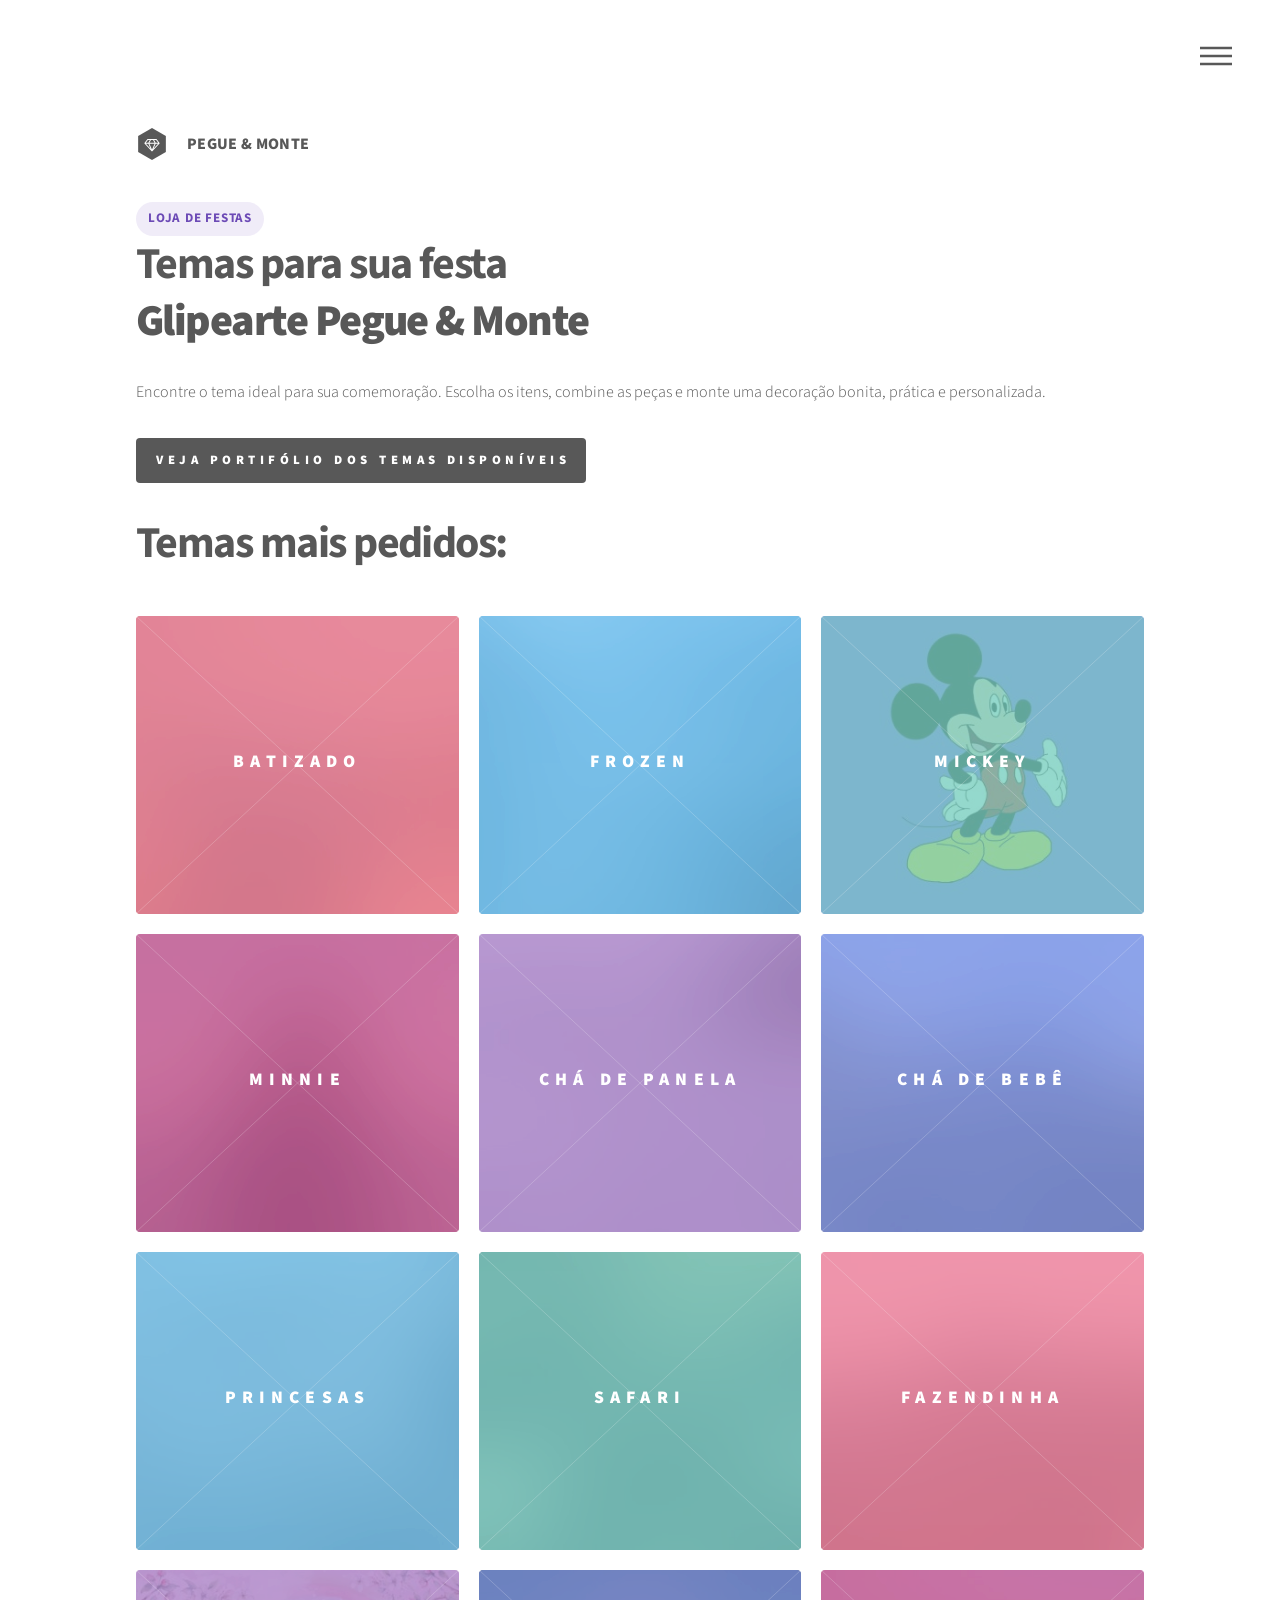
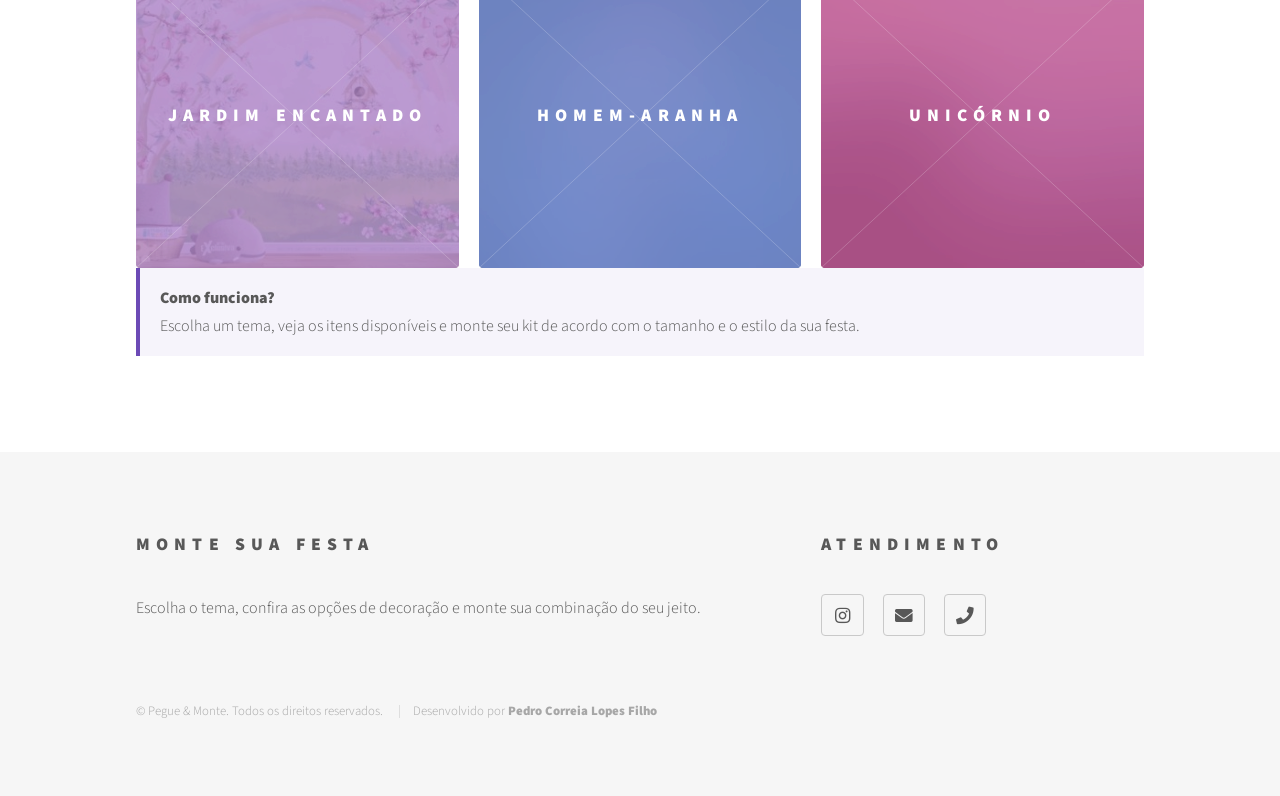
<file: index.html>
<!DOCTYPE HTML>
<html lang="pt-BR">
<head>
    <title>Pegue & Monte — Temas para Festas</title>
    <meta charset="utf-8" />
    <meta name="viewport" content="width=device-width, initial-scale=1, user-scalable=no" />
    <meta name="description" content="Loja de temas para festas Pegue & Monte." />
    <link rel="stylesheet" href="assets/css/main.css" />
    <noscript><link rel="stylesheet" href="assets/css/noscript.css" /></noscript>
</head>
<body class="is-preload">
<div id="wrapper">
<header id="header"><div class="inner">
    <a href="index.html" class="logo">
        <span class="symbol"><img src="images/logo.svg" alt="" /></span>
        <span class="title">Pegue &amp; Monte</span>
    </a>
    <nav><ul><li><a href="#menu">Menu</a></li></ul></nav>
</div></header>
<nav id="menu">
    <h2>Temas</h2>
    <ul>
        <li><a href="index.html">Início</a></li>
        <li><a href="index.html#temas">Todos os temas</a></li>
        <li><a href="temas/batizado/index.html">Batizado</a></li><li><a href="temas/frozen/index.html">Frozen</a></li><li><a href="temas/mickey/index.html">Mickey</a></li><li><a href="temas/minnie/index.html">Minnie</a></li><li><a href="temas/cha-de-panela/index.html">Chá de Panela</a></li><li><a href="temas/cha-de-bebe/index.html">Chá de Bebê</a></li><li><a href="temas/princesas/index.html">Princesas</a></li><li><a href="temas/safari/index.html">Safari</a></li><li><a href="temas/fazendinha/index.html">Fazendinha</a></li><li><a href="temas/jardim-encantado/index.html">Jardim Encantado</a></li><li><a href="temas/homem-aranha/index.html">Homem-Aranha</a></li><li><a href="temas/unicornio/index.html">Unicórnio</a></li>
    </ul>
</nav>

<div id="main"><div class="inner">
<header>
    <span class="pm-badge">Loja de festas</span>
    <h1>Temas para sua festa<br /><strong>Glipearte Pegue &amp; Monte</strong></h1>
    <p>Encontre o tema ideal para sua comemoração. Escolha os itens, combine as peças e monte uma decoração bonita, prática e personalizada.</p>
    <p><a href="https://drive.google.com/drive/folders/1K5yJ361jtUQf3QReyjWmUUArGkAy2c5g?usp=drive_link" class="button primary pm-cta">Veja portifólio dos temas disponíveis</a></p>
	<h1>Temas mais pedidos:</h1>
</header>
<section id="temas" class="tiles">

<article class="style1">
    <span class="image"><img src="images/pic01.jpg" alt="Tema Batizado" /></span>
    <a href="temas/batizado/index.html">
        <h2>Batizado</h2>
        <div class="content"><p>Decoração delicada para celebrar um momento especial.</p></div>
    </a>
</article><article class="style2">
    <span class="image"><img src="images/pic02.jpg" alt="Tema Frozen" /></span>
    <a href="temas/frozen/index.html">
        <h2>Frozen</h2>
        <div class="content"><p>Um reino de gelo cheio de encanto e magia.</p></div>
    </a>
</article><article class="style3">
    <span class="image"><img src="images/pic03.jpg" alt="Tema Mickey" /></span>
    <a href="temas/mickey/index.html">
        <h2>Mickey</h2>
        <div class="content"><p>Clássicos e divertidos para festas cheias de alegria.</p></div>
    </a>
</article><article class="style4">
    <span class="image"><img src="images/pic04.jpg" alt="Tema Minnie" /></span>
    <a href="temas/minnie/index.html">
        <h2>Minnie</h2>
        <div class="content"><p>Detalhes charmosos para uma festa cor-de-rosa.</p></div>
    </a>
</article><article class="style5">
    <span class="image"><img src="images/pic05.jpg" alt="Tema Chá de Panela" /></span>
    <a href="temas/cha-de-panela/index.html">
        <h2>Chá de Panela</h2>
        <div class="content"><p>Ideias acolhedoras para comemorar uma nova fase.</p></div>
    </a>
</article><article class="style6">
    <span class="image"><img src="images/pic06.jpg" alt="Tema Chá de Bebê" /></span>
    <a href="temas/cha-de-bebe/index.html">
        <h2>Chá de Bebê</h2>
        <div class="content"><p>Temas delicados para celebrar a chegada do bebê.</p></div>
    </a>
</article><article class="style2">
    <span class="image"><img src="images/pic07.jpg" alt="Tema Princesas" /></span>
    <a href="temas/princesas/index.html">
        <h2>Princesas</h2>
        <div class="content"><p>Um toque de fantasia para uma festa de conto de fadas.</p></div>
    </a>
</article><article class="style3">
    <span class="image"><img src="images/pic08.jpg" alt="Tema Safari" /></span>
    <a href="temas/safari/index.html">
        <h2>Safari</h2>
        <div class="content"><p>Aventura e natureza para os pequenos exploradores.</p></div>
    </a>
</article><article class="style1">
    <span class="image"><img src="images/pic09.jpg" alt="Tema Fazendinha" /></span>
    <a href="temas/fazendinha/index.html">
        <h2>Fazendinha</h2>
        <div class="content"><p>Uma festa divertida com clima de campo.</p></div>
    </a>
</article><article class="style5">
    <span class="image"><img src="images/pic10.jpg" alt="Tema Jardim Encantado" /></span>
    <a href="temas/jardim-encantado/index.html">
        <h2>Jardim Encantado</h2>
        <div class="content"><p>Flores, borboletas e muita delicadeza.</p></div>
    </a>
</article><article class="style6">
    <span class="image"><img src="images/pic11.jpg" alt="Tema Homem-Aranha" /></span>
    <a href="temas/homem-aranha/index.html">
        <h2>Homem-Aranha</h2>
        <div class="content"><p>Uma decoração cheia de ação e aventura.</p></div>
    </a>
</article><article class="style4">
    <span class="image"><img src="images/pic12.jpg" alt="Tema Unicórnio" /></span>
    <a href="temas/unicornio/index.html">
        <h2>Unicórnio</h2>
        <div class="content"><p>Cores e fantasia para uma comemoração encantadora.</p></div>
    </a>
</article>
</section>
<section>
    <div class="pm-note"><strong>Como funciona?</strong><br />Escolha um tema, veja os itens disponíveis e monte seu kit de acordo com o tamanho e o estilo da sua festa.</div>
</section>
</div></div>
<footer id="footer"><div class="inner">
<section>
    <h2>Monte sua festa</h2>
    <p>Escolha o tema, confira as opções de decoração e monte sua combinação do seu jeito.</p>
</section>
<section>
    <h2>Atendimento</h2>
    <ul class="icons">
        <li><a href="#" class="icon brands style2 fa-instagram"><span class="label">Instagram</span></a></li>
        <li><a href="#" class="icon solid style2 fa-envelope"><span class="label">E-mail</span></a></li>
        <li><a href="#" class="icon solid style2 fa-phone"><span class="label">Telefone</span></a></li>
    </ul>
</section>
<ul class="copyright">
    <li>&copy; Pegue &amp; Monte. Todos os direitos reservados.</li>
    <li>Desenvolvido por <strong>Pedro Correia Lopes Filho</strong></li>
</ul>
</div></footer>
<script src="assets/js/jquery.min.js"></script>
<script src="assets/js/browser.min.js"></script>
<script src="assets/js/breakpoints.min.js"></script>
<script src="assets/js/util.js"></script>
<script src="assets/js/main.js"></script>
</div></body></html>
</file>
<file: assets/css/noscript.css>
/*
	Phantom by HTML5 UP
	html5up.net | @ajlkn
	Free for personal and commercial use under the CCA 3.0 license (html5up.net/license)
*/

/* Tiles */

	body.is-preload .tiles article {
		-moz-transform: none;
		-webkit-transform: none;
		-ms-transform: none;
		transform: none;
		opacity: 1;
	}
</file>
<file: assets/css/main.css>
@import url(fontawesome-all.min.css);
@import url("https://fonts.googleapis.com/css?family=Source+Sans+Pro:300,700,900");

/*
	Phantom by HTML5 UP
	html5up.net | @ajlkn
	Free for personal and commercial use under the CCA 3.0 license (html5up.net/license)
*/

html, body, div, span, applet, object,
iframe, h1, h2, h3, h4, h5, h6, p, blockquote,
pre, a, abbr, acronym, address, big, cite,
code, del, dfn, em, img, ins, kbd, q, s, samp,
small, strike, strong, sub, sup, tt, var, b,
u, i, center, dl, dt, dd, ol, ul, li, fieldset,
form, label, legend, table, caption, tbody,
tfoot, thead, tr, th, td, article, aside,
canvas, details, embed, figure, figcaption,
footer, header, hgroup, menu, nav, output, ruby,
section, summary, time, mark, audio, video {
	margin: 0;
	padding: 0;
	border: 0;
	font-size: 100%;
	font: inherit;
	vertical-align: baseline;}

article, aside, details, figcaption, figure,
footer, header, hgroup, menu, nav, section {
	display: block;}

body {
	line-height: 1;
}

ol, ul {
	list-style: none;
}

blockquote, q {
	quotes: none;
}

	blockquote:before, blockquote:after, q:before, q:after {
		content: '';
		content: none;
	}

table {
	border-collapse: collapse;
	border-spacing: 0;
}

body {
	-webkit-text-size-adjust: none;
}

mark {
	background-color: transparent;
	color: inherit;
}

input::-moz-focus-inner {
	border: 0;
	padding: 0;
}

input, select, textarea {
	-moz-appearance: none;
	-webkit-appearance: none;
	-ms-appearance: none;
	appearance: none;
}

/* Basic */

	@-ms-viewport {
		width: device-width;
	}

	body {
		-ms-overflow-style: scrollbar;
	}

	@media screen and (max-width: 480px) {

		html, body {
			min-width: 320px;
		}

	}

	html {
		box-sizing: border-box;
	}

	*, *:before, *:after {
		box-sizing: inherit;
	}

	body {
		background: #ffffff;
	}

		body.is-preload *, body.is-preload *:before, body.is-preload *:after {
			-moz-animation: none !important;
			-webkit-animation: none !important;
			-ms-animation: none !important;
			animation: none !important;
			-moz-transition: none !important;
			-webkit-transition: none !important;
			-ms-transition: none !important;
			transition: none !important;
		}

/* Type */

	body, input, select, textarea {
		color: #585858;
		font-family: "Source Sans Pro", Helvetica, sans-serif;
		font-size: 16pt;
		font-weight: 300;
		line-height: 1.75;
	}

		@media screen and (max-width: 1680px) {

			body, input, select, textarea {
				font-size: 14pt;
			}

		}

		@media screen and (max-width: 1280px) {

			body, input, select, textarea {
				font-size: 12pt;
			}

		}

	a {
		-moz-transition: border-bottom-color 0.2s ease, color 0.2s ease;
		-webkit-transition: border-bottom-color 0.2s ease, color 0.2s ease;
		-ms-transition: border-bottom-color 0.2s ease, color 0.2s ease;
		transition: border-bottom-color 0.2s ease, color 0.2s ease;
		text-decoration: none;
		color: #585858;
		border-bottom: dotted 1px rgba(88, 88, 88, 0.5);
	}

		a:hover {
			border-bottom-color: transparent;
			color: #f2849e !important;
		}

	strong, b {
		font-weight: 900;
	}

	em, i {
		font-style: italic;
	}

	p {
		margin: 0 0 2em 0;
	}

	h1 {
		font-size: 2.75em;
		font-weight: 700;
		line-height: 1.3;
		margin: 0 0 1em 0;
		letter-spacing: -0.035em;
	}

		h1 a {
			color: inherit;
		}

		@media screen and (max-width: 736px) {

			h1 {
				font-size: 2em;
				margin: 0 0 1em 0;
			}

		}

		@media screen and (max-width: 360px) {

			h1 {
				font-size: 1.75em;
			}

		}

	h2, h3, h4, h5, h6 {
		font-weight: 900;
		line-height: 1.5;
		margin: 0 0 2em 0;
		text-transform: uppercase;
		letter-spacing: 0.35em;
	}

		h2 a, h3 a, h4 a, h5 a, h6 a {
			color: inherit;
		}

	h2 {
		font-size: 1.1em;
	}

	h3 {
		font-size: 1em;
	}

	h4 {
		font-size: 0.8em;
	}

	h5 {
		font-size: 0.8em;
	}

	h6 {
		font-size: 0.8em;
	}

	@media screen and (max-width: 980px) {

		h1 br, h2 br, h3 br, h4 br, h5 br, h6 br {
			display: none;
		}

	}

	@media screen and (max-width: 736px) {

		h2 {
			font-size: 1em;
		}

		h3 {
			font-size: 0.8em;
		}

	}

	sub {
		font-size: 0.8em;
		position: relative;
		top: 0.5em;
	}

	sup {
		font-size: 0.8em;
		position: relative;
		top: -0.5em;
	}

	blockquote {
		border-left: solid 4px #c9c9c9;
		font-style: italic;
		margin: 0 0 2em 0;
		padding: 0.5em 0 0.5em 2em;
	}

	code {
		background: rgba(144, 144, 144, 0.075);
		border-radius: 4px;
		border: solid 1px #c9c9c9;
		font-family: "Courier New", monospace;
		font-size: 0.9em;
		margin: 0 0.25em;
		padding: 0.25em 0.65em;
	}

	pre {
		-webkit-overflow-scrolling: touch;
		font-family: "Courier New", monospace;
		font-size: 0.9em;
		margin: 0 0 2em 0;
	}

		pre code {
			display: block;
			line-height: 1.75;
			padding: 1em 1.5em;
			overflow-x: auto;
		}

	hr {
		border: 0;
		border-bottom: solid 1px #c9c9c9;
		margin: 2em 0;
	}

		hr.major {
			margin: 3em 0;
		}

	.align-left {
		text-align: left;
	}

	.align-center {
		text-align: center;
	}

	.align-right {
		text-align: right;
	}

/* Row */

	.row {
		display: flex;
		flex-wrap: wrap;
		box-sizing: border-box;
		align-items: stretch;
	}

		.row > * {
			box-sizing: border-box;
		}

		.row.gtr-uniform > * > :last-child {
			margin-bottom: 0;
		}

		.row.aln-left {
			justify-content: flex-start;
		}

		.row.aln-center {
			justify-content: center;
		}

		.row.aln-right {
			justify-content: flex-end;
		}

		.row.aln-top {
			align-items: flex-start;
		}

		.row.aln-middle {
			align-items: center;
		}

		.row.aln-bottom {
			align-items: flex-end;
		}

		.row > .imp {
			order: -1;
		}

		.row > .col-1 {
			width: 8.33333%;
		}

		.row > .off-1 {
			margin-left: 8.33333%;
		}

		.row > .col-2 {
			width: 16.66667%;
		}

		.row > .off-2 {
			margin-left: 16.66667%;
		}

		.row > .col-3 {
			width: 25%;
		}

		.row > .off-3 {
			margin-left: 25%;
		}

		.row > .col-4 {
			width: 33.33333%;
		}

		.row > .off-4 {
			margin-left: 33.33333%;
		}

		.row > .col-5 {
			width: 41.66667%;
		}

		.row > .off-5 {
			margin-left: 41.66667%;
		}

		.row > .col-6 {
			width: 50%;
		}

		.row > .off-6 {
			margin-left: 50%;
		}

		.row > .col-7 {
			width: 58.33333%;
		}

		.row > .off-7 {
			margin-left: 58.33333%;
		}

		.row > .col-8 {
			width: 66.66667%;
		}

		.row > .off-8 {
			margin-left: 66.66667%;
		}

		.row > .col-9 {
			width: 75%;
		}

		.row > .off-9 {
			margin-left: 75%;
		}

		.row > .col-10 {
			width: 83.33333%;
		}

		.row > .off-10 {
			margin-left: 83.33333%;
		}

		.row > .col-11 {
			width: 91.66667%;
		}

		.row > .off-11 {
			margin-left: 91.66667%;
		}

		.row > .col-12 {
			width: 100%;
		}

		.row > .off-12 {
			margin-left: 100%;
		}

		.row.gtr-0 {
			margin-top: 0;
			margin-left: 0em;
		}

			.row.gtr-0 > * {
				padding: 0 0 0 0em;
			}

			.row.gtr-0.gtr-uniform {
				margin-top: 0em;
			}

				.row.gtr-0.gtr-uniform > * {
					padding-top: 0em;
				}

		.row.gtr-25 {
			margin-top: 0;
			margin-left: -0.5em;
		}

			.row.gtr-25 > * {
				padding: 0 0 0 0.5em;
			}

			.row.gtr-25.gtr-uniform {
				margin-top: -0.5em;
			}

				.row.gtr-25.gtr-uniform > * {
					padding-top: 0.5em;
				}

		.row.gtr-50 {
			margin-top: 0;
			margin-left: -1em;
		}

			.row.gtr-50 > * {
				padding: 0 0 0 1em;
			}

			.row.gtr-50.gtr-uniform {
				margin-top: -1em;
			}

				.row.gtr-50.gtr-uniform > * {
					padding-top: 1em;
				}

		.row {
			margin-top: 0;
			margin-left: -2em;
		}

			.row > * {
				padding: 0 0 0 2em;
			}

			.row.gtr-uniform {
				margin-top: -2em;
			}

				.row.gtr-uniform > * {
					padding-top: 2em;
				}

		.row.gtr-150 {
			margin-top: 0;
			margin-left: -3em;
		}

			.row.gtr-150 > * {
				padding: 0 0 0 3em;
			}

			.row.gtr-150.gtr-uniform {
				margin-top: -3em;
			}

				.row.gtr-150.gtr-uniform > * {
					padding-top: 3em;
				}

		.row.gtr-200 {
			margin-top: 0;
			margin-left: -4em;
		}

			.row.gtr-200 > * {
				padding: 0 0 0 4em;
			}

			.row.gtr-200.gtr-uniform {
				margin-top: -4em;
			}

				.row.gtr-200.gtr-uniform > * {
					padding-top: 4em;
				}

		@media screen and (max-width: 1680px) {

			.row {
				display: flex;
				flex-wrap: wrap;
				box-sizing: border-box;
				align-items: stretch;
			}

				.row > * {
					box-sizing: border-box;
				}

				.row.gtr-uniform > * > :last-child {
					margin-bottom: 0;
				}

				.row.aln-left {
					justify-content: flex-start;
				}

				.row.aln-center {
					justify-content: center;
				}

				.row.aln-right {
					justify-content: flex-end;
				}

				.row.aln-top {
					align-items: flex-start;
				}

				.row.aln-middle {
					align-items: center;
				}

				.row.aln-bottom {
					align-items: flex-end;
				}

				.row > .imp-xlarge {
					order: -1;
				}

				.row > .col-1-xlarge {
					width: 8.33333%;
				}

				.row > .off-1-xlarge {
					margin-left: 8.33333%;
				}

				.row > .col-2-xlarge {
					width: 16.66667%;
				}

				.row > .off-2-xlarge {
					margin-left: 16.66667%;
				}

				.row > .col-3-xlarge {
					width: 25%;
				}

				.row > .off-3-xlarge {
					margin-left: 25%;
				}

				.row > .col-4-xlarge {
					width: 33.33333%;
				}

				.row > .off-4-xlarge {
					margin-left: 33.33333%;
				}

				.row > .col-5-xlarge {
					width: 41.66667%;
				}

				.row > .off-5-xlarge {
					margin-left: 41.66667%;
				}

				.row > .col-6-xlarge {
					width: 50%;
				}

				.row > .off-6-xlarge {
					margin-left: 50%;
				}

				.row > .col-7-xlarge {
					width: 58.33333%;
				}

				.row > .off-7-xlarge {
					margin-left: 58.33333%;
				}

				.row > .col-8-xlarge {
					width: 66.66667%;
				}

				.row > .off-8-xlarge {
					margin-left: 66.66667%;
				}

				.row > .col-9-xlarge {
					width: 75%;
				}

				.row > .off-9-xlarge {
					margin-left: 75%;
				}

				.row > .col-10-xlarge {
					width: 83.33333%;
				}

				.row > .off-10-xlarge {
					margin-left: 83.33333%;
				}

				.row > .col-11-xlarge {
					width: 91.66667%;
				}

				.row > .off-11-xlarge {
					margin-left: 91.66667%;
				}

				.row > .col-12-xlarge {
					width: 100%;
				}

				.row > .off-12-xlarge {
					margin-left: 100%;
				}

				.row.gtr-0 {
					margin-top: 0;
					margin-left: 0em;
				}

					.row.gtr-0 > * {
						padding: 0 0 0 0em;
					}

					.row.gtr-0.gtr-uniform {
						margin-top: 0em;
					}

						.row.gtr-0.gtr-uniform > * {
							padding-top: 0em;
						}

				.row.gtr-25 {
					margin-top: 0;
					margin-left: -0.5em;
				}

					.row.gtr-25 > * {
						padding: 0 0 0 0.5em;
					}

					.row.gtr-25.gtr-uniform {
						margin-top: -0.5em;
					}

						.row.gtr-25.gtr-uniform > * {
							padding-top: 0.5em;
						}

				.row.gtr-50 {
					margin-top: 0;
					margin-left: -1em;
				}

					.row.gtr-50 > * {
						padding: 0 0 0 1em;
					}

					.row.gtr-50.gtr-uniform {
						margin-top: -1em;
					}

						.row.gtr-50.gtr-uniform > * {
							padding-top: 1em;
						}

				.row {
					margin-top: 0;
					margin-left: -2em;
				}

					.row > * {
						padding: 0 0 0 2em;
					}

					.row.gtr-uniform {
						margin-top: -2em;
					}

						.row.gtr-uniform > * {
							padding-top: 2em;
						}

				.row.gtr-150 {
					margin-top: 0;
					margin-left: -3em;
				}

					.row.gtr-150 > * {
						padding: 0 0 0 3em;
					}

					.row.gtr-150.gtr-uniform {
						margin-top: -3em;
					}

						.row.gtr-150.gtr-uniform > * {
							padding-top: 3em;
						}

				.row.gtr-200 {
					margin-top: 0;
					margin-left: -4em;
				}

					.row.gtr-200 > * {
						padding: 0 0 0 4em;
					}

					.row.gtr-200.gtr-uniform {
						margin-top: -4em;
					}

						.row.gtr-200.gtr-uniform > * {
							padding-top: 4em;
						}

		}

		@media screen and (max-width: 1280px) {

			.row {
				display: flex;
				flex-wrap: wrap;
				box-sizing: border-box;
				align-items: stretch;
			}

				.row > * {
					box-sizing: border-box;
				}

				.row.gtr-uniform > * > :last-child {
					margin-bottom: 0;
				}

				.row.aln-left {
					justify-content: flex-start;
				}

				.row.aln-center {
					justify-content: center;
				}

				.row.aln-right {
					justify-content: flex-end;
				}

				.row.aln-top {
					align-items: flex-start;
				}

				.row.aln-middle {
					align-items: center;
				}

				.row.aln-bottom {
					align-items: flex-end;
				}

				.row > .imp-large {
					order: -1;
				}

				.row > .col-1-large {
					width: 8.33333%;
				}

				.row > .off-1-large {
					margin-left: 8.33333%;
				}

				.row > .col-2-large {
					width: 16.66667%;
				}

				.row > .off-2-large {
					margin-left: 16.66667%;
				}

				.row > .col-3-large {
					width: 25%;
				}

				.row > .off-3-large {
					margin-left: 25%;
				}

				.row > .col-4-large {
					width: 33.33333%;
				}

				.row > .off-4-large {
					margin-left: 33.33333%;
				}

				.row > .col-5-large {
					width: 41.66667%;
				}

				.row > .off-5-large {
					margin-left: 41.66667%;
				}

				.row > .col-6-large {
					width: 50%;
				}

				.row > .off-6-large {
					margin-left: 50%;
				}

				.row > .col-7-large {
					width: 58.33333%;
				}

				.row > .off-7-large {
					margin-left: 58.33333%;
				}

				.row > .col-8-large {
					width: 66.66667%;
				}

				.row > .off-8-large {
					margin-left: 66.66667%;
				}

				.row > .col-9-large {
					width: 75%;
				}

				.row > .off-9-large {
					margin-left: 75%;
				}

				.row > .col-10-large {
					width: 83.33333%;
				}

				.row > .off-10-large {
					margin-left: 83.33333%;
				}

				.row > .col-11-large {
					width: 91.66667%;
				}

				.row > .off-11-large {
					margin-left: 91.66667%;
				}

				.row > .col-12-large {
					width: 100%;
				}

				.row > .off-12-large {
					margin-left: 100%;
				}

				.row.gtr-0 {
					margin-top: 0;
					margin-left: 0em;
				}

					.row.gtr-0 > * {
						padding: 0 0 0 0em;
					}

					.row.gtr-0.gtr-uniform {
						margin-top: 0em;
					}

						.row.gtr-0.gtr-uniform > * {
							padding-top: 0em;
						}

				.row.gtr-25 {
					margin-top: 0;
					margin-left: -0.5em;
				}

					.row.gtr-25 > * {
						padding: 0 0 0 0.5em;
					}

					.row.gtr-25.gtr-uniform {
						margin-top: -0.5em;
					}

						.row.gtr-25.gtr-uniform > * {
							padding-top: 0.5em;
						}

				.row.gtr-50 {
					margin-top: 0;
					margin-left: -1em;
				}

					.row.gtr-50 > * {
						padding: 0 0 0 1em;
					}

					.row.gtr-50.gtr-uniform {
						margin-top: -1em;
					}

						.row.gtr-50.gtr-uniform > * {
							padding-top: 1em;
						}

				.row {
					margin-top: 0;
					margin-left: -2em;
				}

					.row > * {
						padding: 0 0 0 2em;
					}

					.row.gtr-uniform {
						margin-top: -2em;
					}

						.row.gtr-uniform > * {
							padding-top: 2em;
						}

				.row.gtr-150 {
					margin-top: 0;
					margin-left: -3em;
				}

					.row.gtr-150 > * {
						padding: 0 0 0 3em;
					}

					.row.gtr-150.gtr-uniform {
						margin-top: -3em;
					}

						.row.gtr-150.gtr-uniform > * {
							padding-top: 3em;
						}

				.row.gtr-200 {
					margin-top: 0;
					margin-left: -4em;
				}

					.row.gtr-200 > * {
						padding: 0 0 0 4em;
					}

					.row.gtr-200.gtr-uniform {
						margin-top: -4em;
					}

						.row.gtr-200.gtr-uniform > * {
							padding-top: 4em;
						}

		}

		@media screen and (max-width: 980px) {

			.row {
				display: flex;
				flex-wrap: wrap;
				box-sizing: border-box;
				align-items: stretch;
			}

				.row > * {
					box-sizing: border-box;
				}

				.row.gtr-uniform > * > :last-child {
					margin-bottom: 0;
				}

				.row.aln-left {
					justify-content: flex-start;
				}

				.row.aln-center {
					justify-content: center;
				}

				.row.aln-right {
					justify-content: flex-end;
				}

				.row.aln-top {
					align-items: flex-start;
				}

				.row.aln-middle {
					align-items: center;
				}

				.row.aln-bottom {
					align-items: flex-end;
				}

				.row > .imp-medium {
					order: -1;
				}

				.row > .col-1-medium {
					width: 8.33333%;
				}

				.row > .off-1-medium {
					margin-left: 8.33333%;
				}

				.row > .col-2-medium {
					width: 16.66667%;
				}

				.row > .off-2-medium {
					margin-left: 16.66667%;
				}

				.row > .col-3-medium {
					width: 25%;
				}

				.row > .off-3-medium {
					margin-left: 25%;
				}

				.row > .col-4-medium {
					width: 33.33333%;
				}

				.row > .off-4-medium {
					margin-left: 33.33333%;
				}

				.row > .col-5-medium {
					width: 41.66667%;
				}

				.row > .off-5-medium {
					margin-left: 41.66667%;
				}

				.row > .col-6-medium {
					width: 50%;
				}

				.row > .off-6-medium {
					margin-left: 50%;
				}

				.row > .col-7-medium {
					width: 58.33333%;
				}

				.row > .off-7-medium {
					margin-left: 58.33333%;
				}

				.row > .col-8-medium {
					width: 66.66667%;
				}

				.row > .off-8-medium {
					margin-left: 66.66667%;
				}

				.row > .col-9-medium {
					width: 75%;
				}

				.row > .off-9-medium {
					margin-left: 75%;
				}

				.row > .col-10-medium {
					width: 83.33333%;
				}

				.row > .off-10-medium {
					margin-left: 83.33333%;
				}

				.row > .col-11-medium {
					width: 91.66667%;
				}

				.row > .off-11-medium {
					margin-left: 91.66667%;
				}

				.row > .col-12-medium {
					width: 100%;
				}

				.row > .off-12-medium {
					margin-left: 100%;
				}

				.row.gtr-0 {
					margin-top: 0;
					margin-left: 0em;
				}

					.row.gtr-0 > * {
						padding: 0 0 0 0em;
					}

					.row.gtr-0.gtr-uniform {
						margin-top: 0em;
					}

						.row.gtr-0.gtr-uniform > * {
							padding-top: 0em;
						}

				.row.gtr-25 {
					margin-top: 0;
					margin-left: -0.375em;
				}

					.row.gtr-25 > * {
						padding: 0 0 0 0.375em;
					}

					.row.gtr-25.gtr-uniform {
						margin-top: -0.375em;
					}

						.row.gtr-25.gtr-uniform > * {
							padding-top: 0.375em;
						}

				.row.gtr-50 {
					margin-top: 0;
					margin-left: -0.75em;
				}

					.row.gtr-50 > * {
						padding: 0 0 0 0.75em;
					}

					.row.gtr-50.gtr-uniform {
						margin-top: -0.75em;
					}

						.row.gtr-50.gtr-uniform > * {
							padding-top: 0.75em;
						}

				.row {
					margin-top: 0;
					margin-left: -1.5em;
				}

					.row > * {
						padding: 0 0 0 1.5em;
					}

					.row.gtr-uniform {
						margin-top: -1.5em;
					}

						.row.gtr-uniform > * {
							padding-top: 1.5em;
						}

				.row.gtr-150 {
					margin-top: 0;
					margin-left: -2.25em;
				}

					.row.gtr-150 > * {
						padding: 0 0 0 2.25em;
					}

					.row.gtr-150.gtr-uniform {
						margin-top: -2.25em;
					}

						.row.gtr-150.gtr-uniform > * {
							padding-top: 2.25em;
						}

				.row.gtr-200 {
					margin-top: 0;
					margin-left: -3em;
				}

					.row.gtr-200 > * {
						padding: 0 0 0 3em;
					}

					.row.gtr-200.gtr-uniform {
						margin-top: -3em;
					}

						.row.gtr-200.gtr-uniform > * {
							padding-top: 3em;
						}

		}

		@media screen and (max-width: 736px) {

			.row {
				display: flex;
				flex-wrap: wrap;
				box-sizing: border-box;
				align-items: stretch;
			}

				.row > * {
					box-sizing: border-box;
				}

				.row.gtr-uniform > * > :last-child {
					margin-bottom: 0;
				}

				.row.aln-left {
					justify-content: flex-start;
				}

				.row.aln-center {
					justify-content: center;
				}

				.row.aln-right {
					justify-content: flex-end;
				}

				.row.aln-top {
					align-items: flex-start;
				}

				.row.aln-middle {
					align-items: center;
				}

				.row.aln-bottom {
					align-items: flex-end;
				}

				.row > .imp-small {
					order: -1;
				}

				.row > .col-1-small {
					width: 8.33333%;
				}

				.row > .off-1-small {
					margin-left: 8.33333%;
				}

				.row > .col-2-small {
					width: 16.66667%;
				}

				.row > .off-2-small {
					margin-left: 16.66667%;
				}

				.row > .col-3-small {
					width: 25%;
				}

				.row > .off-3-small {
					margin-left: 25%;
				}

				.row > .col-4-small {
					width: 33.33333%;
				}

				.row > .off-4-small {
					margin-left: 33.33333%;
				}

				.row > .col-5-small {
					width: 41.66667%;
				}

				.row > .off-5-small {
					margin-left: 41.66667%;
				}

				.row > .col-6-small {
					width: 50%;
				}

				.row > .off-6-small {
					margin-left: 50%;
				}

				.row > .col-7-small {
					width: 58.33333%;
				}

				.row > .off-7-small {
					margin-left: 58.33333%;
				}

				.row > .col-8-small {
					width: 66.66667%;
				}

				.row > .off-8-small {
					margin-left: 66.66667%;
				}

				.row > .col-9-small {
					width: 75%;
				}

				.row > .off-9-small {
					margin-left: 75%;
				}

				.row > .col-10-small {
					width: 83.33333%;
				}

				.row > .off-10-small {
					margin-left: 83.33333%;
				}

				.row > .col-11-small {
					width: 91.66667%;
				}

				.row > .off-11-small {
					margin-left: 91.66667%;
				}

				.row > .col-12-small {
					width: 100%;
				}

				.row > .off-12-small {
					margin-left: 100%;
				}

				.row.gtr-0 {
					margin-top: 0;
					margin-left: 0em;
				}

					.row.gtr-0 > * {
						padding: 0 0 0 0em;
					}

					.row.gtr-0.gtr-uniform {
						margin-top: 0em;
					}

						.row.gtr-0.gtr-uniform > * {
							padding-top: 0em;
						}

				.row.gtr-25 {
					margin-top: 0;
					margin-left: -0.25em;
				}

					.row.gtr-25 > * {
						padding: 0 0 0 0.25em;
					}

					.row.gtr-25.gtr-uniform {
						margin-top: -0.25em;
					}

						.row.gtr-25.gtr-uniform > * {
							padding-top: 0.25em;
						}

				.row.gtr-50 {
					margin-top: 0;
					margin-left: -0.5em;
				}

					.row.gtr-50 > * {
						padding: 0 0 0 0.5em;
					}

					.row.gtr-50.gtr-uniform {
						margin-top: -0.5em;
					}

						.row.gtr-50.gtr-uniform > * {
							padding-top: 0.5em;
						}

				.row {
					margin-top: 0;
					margin-left: -1em;
				}

					.row > * {
						padding: 0 0 0 1em;
					}

					.row.gtr-uniform {
						margin-top: -1em;
					}

						.row.gtr-uniform > * {
							padding-top: 1em;
						}

				.row.gtr-150 {
					margin-top: 0;
					margin-left: -1.5em;
				}

					.row.gtr-150 > * {
						padding: 0 0 0 1.5em;
					}

					.row.gtr-150.gtr-uniform {
						margin-top: -1.5em;
					}

						.row.gtr-150.gtr-uniform > * {
							padding-top: 1.5em;
						}

				.row.gtr-200 {
					margin-top: 0;
					margin-left: -2em;
				}

					.row.gtr-200 > * {
						padding: 0 0 0 2em;
					}

					.row.gtr-200.gtr-uniform {
						margin-top: -2em;
					}

						.row.gtr-200.gtr-uniform > * {
							padding-top: 2em;
						}

		}

		@media screen and (max-width: 480px) {

			.row {
				display: flex;
				flex-wrap: wrap;
				box-sizing: border-box;
				align-items: stretch;
			}

				.row > * {
					box-sizing: border-box;
				}

				.row.gtr-uniform > * > :last-child {
					margin-bottom: 0;
				}

				.row.aln-left {
					justify-content: flex-start;
				}

				.row.aln-center {
					justify-content: center;
				}

				.row.aln-right {
					justify-content: flex-end;
				}

				.row.aln-top {
					align-items: flex-start;
				}

				.row.aln-middle {
					align-items: center;
				}

				.row.aln-bottom {
					align-items: flex-end;
				}

				.row > .imp-xsmall {
					order: -1;
				}

				.row > .col-1-xsmall {
					width: 8.33333%;
				}

				.row > .off-1-xsmall {
					margin-left: 8.33333%;
				}

				.row > .col-2-xsmall {
					width: 16.66667%;
				}

				.row > .off-2-xsmall {
					margin-left: 16.66667%;
				}

				.row > .col-3-xsmall {
					width: 25%;
				}

				.row > .off-3-xsmall {
					margin-left: 25%;
				}

				.row > .col-4-xsmall {
					width: 33.33333%;
				}

				.row > .off-4-xsmall {
					margin-left: 33.33333%;
				}

				.row > .col-5-xsmall {
					width: 41.66667%;
				}

				.row > .off-5-xsmall {
					margin-left: 41.66667%;
				}

				.row > .col-6-xsmall {
					width: 50%;
				}

				.row > .off-6-xsmall {
					margin-left: 50%;
				}

				.row > .col-7-xsmall {
					width: 58.33333%;
				}

				.row > .off-7-xsmall {
					margin-left: 58.33333%;
				}

				.row > .col-8-xsmall {
					width: 66.66667%;
				}

				.row > .off-8-xsmall {
					margin-left: 66.66667%;
				}

				.row > .col-9-xsmall {
					width: 75%;
				}

				.row > .off-9-xsmall {
					margin-left: 75%;
				}

				.row > .col-10-xsmall {
					width: 83.33333%;
				}

				.row > .off-10-xsmall {
					margin-left: 83.33333%;
				}

				.row > .col-11-xsmall {
					width: 91.66667%;
				}

				.row > .off-11-xsmall {
					margin-left: 91.66667%;
				}

				.row > .col-12-xsmall {
					width: 100%;
				}

				.row > .off-12-xsmall {
					margin-left: 100%;
				}

				.row.gtr-0 {
					margin-top: 0;
					margin-left: 0em;
				}

					.row.gtr-0 > * {
						padding: 0 0 0 0em;
					}

					.row.gtr-0.gtr-uniform {
						margin-top: 0em;
					}

						.row.gtr-0.gtr-uniform > * {
							padding-top: 0em;
						}

				.row.gtr-25 {
					margin-top: 0;
					margin-left: -0.25em;
				}

					.row.gtr-25 > * {
						padding: 0 0 0 0.25em;
					}

					.row.gtr-25.gtr-uniform {
						margin-top: -0.25em;
					}

						.row.gtr-25.gtr-uniform > * {
							padding-top: 0.25em;
						}

				.row.gtr-50 {
					margin-top: 0;
					margin-left: -0.5em;
				}

					.row.gtr-50 > * {
						padding: 0 0 0 0.5em;
					}

					.row.gtr-50.gtr-uniform {
						margin-top: -0.5em;
					}

						.row.gtr-50.gtr-uniform > * {
							padding-top: 0.5em;
						}

				.row {
					margin-top: 0;
					margin-left: -1em;
				}

					.row > * {
						padding: 0 0 0 1em;
					}

					.row.gtr-uniform {
						margin-top: -1em;
					}

						.row.gtr-uniform > * {
							padding-top: 1em;
						}

				.row.gtr-150 {
					margin-top: 0;
					margin-left: -1.5em;
				}

					.row.gtr-150 > * {
						padding: 0 0 0 1.5em;
					}

					.row.gtr-150.gtr-uniform {
						margin-top: -1.5em;
					}

						.row.gtr-150.gtr-uniform > * {
							padding-top: 1.5em;
						}

				.row.gtr-200 {
					margin-top: 0;
					margin-left: -2em;
				}

					.row.gtr-200 > * {
						padding: 0 0 0 2em;
					}

					.row.gtr-200.gtr-uniform {
						margin-top: -2em;
					}

						.row.gtr-200.gtr-uniform > * {
							padding-top: 2em;
						}

		}

/* Section/Article */

	section.special, article.special {
		text-align: center;
	}

	header p {
		margin-top: -1em;
	}

	@media screen and (max-width: 736px) {

		header p {
			margin-top: 0;
		}

	}

/* Icon */

	.icon {
		text-decoration: none;
		border-bottom: none;
		position: relative;
	}

		.icon:before {
			-moz-osx-font-smoothing: grayscale;
			-webkit-font-smoothing: antialiased;
			display: inline-block;
			font-style: normal;
			font-variant: normal;
			text-rendering: auto;
			line-height: 1;
			text-transform: none !important;
			font-family: 'Font Awesome 5 Free';
			font-weight: 400;
		}

		.icon > .label {
			display: none;
		}

		.icon:before {
			line-height: inherit;
		}

		.icon.solid:before {
			font-weight: 900;
		}

		.icon.brands:before {
			font-family: 'Font Awesome 5 Brands';
		}

		.icon.style2 {
			-moz-transition: background-color 0.2s ease-in-out, color 0.2s ease-in-out, border-color 0.2s ease-in-out;
			-webkit-transition: background-color 0.2s ease-in-out, color 0.2s ease-in-out, border-color 0.2s ease-in-out;
			-ms-transition: background-color 0.2s ease-in-out, color 0.2s ease-in-out, border-color 0.2s ease-in-out;
			transition: background-color 0.2s ease-in-out, color 0.2s ease-in-out, border-color 0.2s ease-in-out;
			background-color: transparent;
			border: solid 1px #c9c9c9;
			border-radius: 4px;
			width: 2.65em;
			height: 2.65em;
			display: inline-block;
			text-align: center;
			line-height: 2.65em;
			color: inherit;
		}

			.icon.style2:before {
				font-size: 1.1em;
			}

			.icon.style2:hover {
				color: #f2849e;
				border-color: #f2849e;
			}

			.icon.style2:active {
				background-color: rgba(242, 132, 158, 0.1);
			}

/* List */

	ol {
		list-style: decimal;
		margin: 0 0 2em 0;
		padding-left: 1.25em;
	}

		ol li {
			padding-left: 0.25em;
		}

	ul {
		list-style: disc;
		margin: 0 0 2em 0;
		padding-left: 1em;
	}

		ul li {
			padding-left: 0.5em;
		}

		ul.alt {
			list-style: none;
			padding-left: 0;
		}

			ul.alt li {
				border-top: solid 1px #c9c9c9;
				padding: 0.5em 0;
			}

				ul.alt li:first-child {
					border-top: 0;
					padding-top: 0;
				}

	dl {
		margin: 0 0 2em 0;
	}

		dl dt {
			display: block;
			font-weight: 900;
			margin: 0 0 1em 0;
		}

		dl dd {
			margin-left: 2em;
		}

/* Actions */

	ul.actions {
		display: -moz-flex;
		display: -webkit-flex;
		display: -ms-flex;
		display: flex;
		cursor: default;
		list-style: none;
		margin-left: -1em;
		padding-left: 0;
	}

		ul.actions li {
			padding: 0 0 0 1em;
			vertical-align: middle;
		}

		ul.actions.special {
			-moz-justify-content: center;
			-webkit-justify-content: center;
			-ms-justify-content: center;
			justify-content: center;
			width: 100%;
			margin-left: 0;
		}

			ul.actions.special li:first-child {
				padding-left: 0;
			}

		ul.actions.stacked {
			-moz-flex-direction: column;
			-webkit-flex-direction: column;
			-ms-flex-direction: column;
			flex-direction: column;
			margin-left: 0;
		}

			ul.actions.stacked li {
				padding: 1.3em 0 0 0;
			}

				ul.actions.stacked li:first-child {
					padding-top: 0;
				}

		ul.actions.fit {
			width: calc(100% + 1em);
		}

			ul.actions.fit li {
				-moz-flex-grow: 1;
				-webkit-flex-grow: 1;
				-ms-flex-grow: 1;
				flex-grow: 1;
				-moz-flex-shrink: 1;
				-webkit-flex-shrink: 1;
				-ms-flex-shrink: 1;
				flex-shrink: 1;
				width: 100%;
			}

				ul.actions.fit li > * {
					width: 100%;
				}

			ul.actions.fit.stacked {
				width: 100%;
			}

		@media screen and (max-width: 480px) {

			ul.actions:not(.fixed) {
				-moz-flex-direction: column;
				-webkit-flex-direction: column;
				-ms-flex-direction: column;
				flex-direction: column;
				margin-left: 0;
				width: 100% !important;
			}

				ul.actions:not(.fixed) li {
					-moz-flex-grow: 1;
					-webkit-flex-grow: 1;
					-ms-flex-grow: 1;
					flex-grow: 1;
					-moz-flex-shrink: 1;
					-webkit-flex-shrink: 1;
					-ms-flex-shrink: 1;
					flex-shrink: 1;
					padding: 1em 0 0 0;
					text-align: center;
					width: 100%;
				}

					ul.actions:not(.fixed) li > * {
						width: 100%;
					}

					ul.actions:not(.fixed) li:first-child {
						padding-top: 0;
					}

					ul.actions:not(.fixed) li input[type="submit"],
					ul.actions:not(.fixed) li input[type="reset"],
					ul.actions:not(.fixed) li input[type="button"],
					ul.actions:not(.fixed) li button,
					ul.actions:not(.fixed) li .button {
						width: 100%;
					}

						ul.actions:not(.fixed) li input[type="submit"].icon:before,
						ul.actions:not(.fixed) li input[type="reset"].icon:before,
						ul.actions:not(.fixed) li input[type="button"].icon:before,
						ul.actions:not(.fixed) li button.icon:before,
						ul.actions:not(.fixed) li .button.icon:before {
							margin-left: -0.5rem;
						}

		}

/* Icons */

	ul.icons {
		cursor: default;
		list-style: none;
		padding-left: 0;
		margin: -1em 0 2em -1em;
	}

		ul.icons li {
			display: inline-block;
			padding: 1em 0 0 1em;
		}

/* Form */

	form {
		margin: 0 0 2em 0;
		overflow-x: hidden;
	}

		form > :last-child {
			margin-bottom: 0;
		}

		form > .fields {
			display: -moz-flex;
			display: -webkit-flex;
			display: -ms-flex;
			display: flex;
			-moz-flex-wrap: wrap;
			-webkit-flex-wrap: wrap;
			-ms-flex-wrap: wrap;
			flex-wrap: wrap;
			width: calc(100% + 3em);
			margin: -1.5em 0 2em -1.5em;
		}

			form > .fields > .field {
				-moz-flex-grow: 0;
				-webkit-flex-grow: 0;
				-ms-flex-grow: 0;
				flex-grow: 0;
				-moz-flex-shrink: 0;
				-webkit-flex-shrink: 0;
				-ms-flex-shrink: 0;
				flex-shrink: 0;
				padding: 1.5em 0 0 1.5em;
				width: calc(100% - 1.5em);
			}

				form > .fields > .field.half {
					width: calc(50% - 0.75em);
				}

				form > .fields > .field.third {
					width: calc(100%/3 - 0.5em);
				}

				form > .fields > .field.quarter {
					width: calc(25% - 0.375em);
				}

		@media screen and (max-width: 480px) {

			form > .fields {
				width: calc(100% + 3em);
				margin: -1.5em 0 2em -1.5em;
			}

				form > .fields > .field {
					padding: 1.5em 0 0 1.5em;
					width: calc(100% - 1.5em);
				}

					form > .fields > .field.half {
						width: calc(100% - 1.5em);
					}

					form > .fields > .field.third {
						width: calc(100% - 1.5em);
					}

					form > .fields > .field.quarter {
						width: calc(100% - 1.5em);
					}

		}

	label {
		display: block;
		font-size: 0.9em;
		font-weight: 900;
		margin: 0 0 1em 0;
	}

	input[type="text"],
	input[type="password"],
	input[type="email"],
	input[type="tel"],
	select,
	textarea {
		-moz-appearance: none;
		-webkit-appearance: none;
		-ms-appearance: none;
		appearance: none;
		background-color: transparent;
		border: none;
		border-radius: 0;
		border-bottom: solid 1px #c9c9c9;
		color: inherit;
		display: block;
		outline: 0;
		padding: 0;
		text-decoration: none;
		width: 100%;
	}

		input[type="text"]:invalid,
		input[type="password"]:invalid,
		input[type="email"]:invalid,
		input[type="tel"]:invalid,
		select:invalid,
		textarea:invalid {
			box-shadow: none;
		}

		input[type="text"]:focus,
		input[type="password"]:focus,
		input[type="email"]:focus,
		input[type="tel"]:focus,
		select:focus,
		textarea:focus {
			border-bottom-color: #f2849e;
			box-shadow: inset 0 -1px 0 0 #f2849e;
		}

	select {
		background-image: url("data:image/svg+xml;charset=utf8,%3Csvg xmlns='http://www.w3.org/2000/svg' width='40' height='40' preserveAspectRatio='none' viewBox='0 0 40 40'%3E%3Cpath d='M9.4,12.3l10.4,10.4l10.4-10.4c0.2-0.2,0.5-0.4,0.9-0.4c0.3,0,0.6,0.1,0.9,0.4l3.3,3.3c0.2,0.2,0.4,0.5,0.4,0.9 c0,0.4-0.1,0.6-0.4,0.9L20.7,31.9c-0.2,0.2-0.5,0.4-0.9,0.4c-0.3,0-0.6-0.1-0.9-0.4L4.3,17.3c-0.2-0.2-0.4-0.5-0.4-0.9 c0-0.4,0.1-0.6,0.4-0.9l3.3-3.3c0.2-0.2,0.5-0.4,0.9-0.4S9.1,12.1,9.4,12.3z' fill='%23c9c9c9' /%3E%3C/svg%3E");
		background-size: 1.25rem;
		background-repeat: no-repeat;
		background-position: calc(100% - 1rem) center;
		height: 3em;
		padding-right: 3em;
		text-overflow: ellipsis;
	}

		select option {
			background: #ffffff;
		}

		select:focus::-ms-value {
			background-color: transparent;
		}

		select::-ms-expand {
			display: none;
		}

	input[type="text"],
	input[type="password"],
	input[type="email"],
	select {
		height: 3em;
	}

	textarea {
		padding: 0;
		min-height: 3.75em;
	}

	input[type="checkbox"],
	input[type="radio"] {
		-moz-appearance: none;
		-webkit-appearance: none;
		-ms-appearance: none;
		appearance: none;
		display: block;
		float: left;
		margin-right: -2em;
		opacity: 0;
		width: 1em;
		z-index: -1;
	}

		input[type="checkbox"] + label,
		input[type="radio"] + label {
			text-decoration: none;
			color: #585858;
			cursor: pointer;
			display: inline-block;
			font-size: 1em;
			font-weight: 300;
			padding-left: 2.55em;
			padding-right: 0.75em;
			position: relative;
		}

			input[type="checkbox"] + label:before,
			input[type="radio"] + label:before {
				-moz-osx-font-smoothing: grayscale;
				-webkit-font-smoothing: antialiased;
				display: inline-block;
				font-style: normal;
				font-variant: normal;
				text-rendering: auto;
				line-height: 1;
				text-transform: none !important;
				font-family: 'Font Awesome 5 Free';
				font-weight: 900;
			}

			input[type="checkbox"] + label:before,
			input[type="radio"] + label:before {
				border-radius: 4px;
				border: solid 1px #c9c9c9;
				content: '';
				display: inline-block;
				font-size: 0.8em;
				height: 2.25em;
				left: 0;
				line-height: 2.25em;
				position: absolute;
				text-align: center;
				top: 0;
				width: 2.25em;
			}

		input[type="checkbox"]:checked + label:before,
		input[type="radio"]:checked + label:before {
			background: #585858;
			border-color: #585858;
			color: #ffffff;
			content: '\f00c';
		}

		input[type="checkbox"]:focus + label:before,
		input[type="radio"]:focus + label:before {
			border-color: #f2849e;
			box-shadow: 0 0 0 1px #f2849e;
		}

	input[type="checkbox"] + label:before {
		border-radius: 4px;
	}

	input[type="radio"] + label:before {
		border-radius: 100%;
	}

/* Box */

	.box {
		border-radius: 4px;
		border: solid 1px #c9c9c9;
		margin-bottom: 2em;
		padding: 1.5em;
	}

		.box > :last-child,
		.box > :last-child > :last-child,
		.box > :last-child > :last-child > :last-child {
			margin-bottom: 0;
		}

		.box.alt {
			border: 0;
			border-radius: 0;
			padding: 0;
		}

/* Image */

	.image {
		border-radius: 4px;
		border: 0;
		display: inline-block;
		position: relative;
	}

		.image img {
			border-radius: 4px;
			display: block;
		}

		.image.left, .image.right {
			max-width: 40%;
		}

			.image.left img, .image.right img {
				width: 100%;
			}

		.image.left {
			float: left;
			padding: 0 1.5em 1em 0;
			top: 0.25em;
		}

		.image.right {
			float: right;
			padding: 0 0 1em 1.5em;
			top: 0.25em;
		}

		.image.fit {
			display: block;
			margin: 0 0 2em 0;
			width: 100%;
		}

			.image.fit img {
				width: 100%;
			}

		.image.main {
			display: block;
			margin: 0 0 3em 0;
			width: 100%;
		}

			.image.main img {
				width: 100%;
			}

			@media screen and (max-width: 736px) {

				.image.main {
					margin: 0 0 2em 0;
				}

			}

/* Table */

	.table-wrapper {
		-webkit-overflow-scrolling: touch;
		overflow-x: auto;
	}

	table {
		margin: 0 0 2em 0;
		width: 100%;
	}

		table tbody tr {
			border: solid 1px #c9c9c9;
			border-left: 0;
			border-right: 0;
		}

			table tbody tr:nth-child(2n + 1) {
				background-color: rgba(144, 144, 144, 0.075);
			}

		table td {
			padding: 0.75em 0.75em;
		}

		table th {
			font-size: 0.9em;
			font-weight: 900;
			padding: 0 0.75em 0.75em 0.75em;
			text-align: left;
		}

		table thead {
			border-bottom: solid 2px #c9c9c9;
		}

		table tfoot {
			border-top: solid 2px #c9c9c9;
		}

		table.alt {
			border-collapse: separate;
		}

			table.alt tbody tr td {
				border: solid 1px #c9c9c9;
				border-left-width: 0;
				border-top-width: 0;
			}

				table.alt tbody tr td:first-child {
					border-left-width: 1px;
				}

			table.alt tbody tr:first-child td {
				border-top-width: 1px;
			}

			table.alt thead {
				border-bottom: 0;
			}

			table.alt tfoot {
				border-top: 0;
			}

/* Button */

	input[type="submit"],
	input[type="reset"],
	input[type="button"],
	button,
	.button {
		-moz-appearance: none;
		-webkit-appearance: none;
		-ms-appearance: none;
		appearance: none;
		-moz-transition: background-color 0.2s ease-in-out, color 0.2s ease-in-out, box-shadow 0.2s ease-in-out;
		-webkit-transition: background-color 0.2s ease-in-out, color 0.2s ease-in-out, box-shadow 0.2s ease-in-out;
		-ms-transition: background-color 0.2s ease-in-out, color 0.2s ease-in-out, box-shadow 0.2s ease-in-out;
		transition: background-color 0.2s ease-in-out, color 0.2s ease-in-out, box-shadow 0.2s ease-in-out;
		background-color: transparent;
		border-radius: 4px;
		border: 0;
		box-shadow: inset 0 0 0 2px #585858;
		color: #585858 !important;
		cursor: pointer;
		display: inline-block;
		font-size: 0.8em;
		font-weight: 900;
		height: 3.5em;
		letter-spacing: 0.35em;
		line-height: 3.45em;
		overflow: hidden;
		padding: 0 1.25em 0 1.6em;
		text-align: center;
		text-decoration: none;
		text-overflow: ellipsis;
		text-transform: uppercase;
		white-space: nowrap;
	}

		input[type="submit"].icon:before,
		input[type="reset"].icon:before,
		input[type="button"].icon:before,
		button.icon:before,
		.button.icon:before {
			margin-right: 0.5em;
		}

		input[type="submit"].fit,
		input[type="reset"].fit,
		input[type="button"].fit,
		button.fit,
		.button.fit {
			width: 100%;
		}

		input[type="submit"]:hover,
		input[type="reset"]:hover,
		input[type="button"]:hover,
		button:hover,
		.button:hover {
			color: #f2849e !important;
			box-shadow: inset 0 0 0 2px #f2849e;
		}

		input[type="submit"]:active,
		input[type="reset"]:active,
		input[type="button"]:active,
		button:active,
		.button:active {
			background-color: rgba(242, 132, 158, 0.1);
		}

		input[type="submit"].small,
		input[type="reset"].small,
		input[type="button"].small,
		button.small,
		.button.small {
			font-size: 0.6em;
		}

		input[type="submit"].large,
		input[type="reset"].large,
		input[type="button"].large,
		button.large,
		.button.large {
			font-size: 1em;
		}

		input[type="submit"].primary,
		input[type="reset"].primary,
		input[type="button"].primary,
		button.primary,
		.button.primary {
			box-shadow: none;
			background-color: #585858;
			color: #ffffff !important;
		}

			input[type="submit"].primary:hover,
			input[type="reset"].primary:hover,
			input[type="button"].primary:hover,
			button.primary:hover,
			.button.primary:hover {
				background-color: #f2849e;
			}

			input[type="submit"].primary:active,
			input[type="reset"].primary:active,
			input[type="button"].primary:active,
			button.primary:active,
			.button.primary:active {
				background-color: #ee5f81;
			}

		input[type="submit"].disabled, input[type="submit"]:disabled,
		input[type="reset"].disabled,
		input[type="reset"]:disabled,
		input[type="button"].disabled,
		input[type="button"]:disabled,
		button.disabled,
		button:disabled,
		.button.disabled,
		.button:disabled {
			pointer-events: none;
			opacity: 0.25;
		}

/* Tiles */

	.tiles {
		display: -moz-flex;
		display: -webkit-flex;
		display: -ms-flex;
		display: flex;
		-moz-flex-wrap: wrap;
		-webkit-flex-wrap: wrap;
		-ms-flex-wrap: wrap;
		flex-wrap: wrap;
		postiion: relative;
		margin: -2.5em 0 0 -2.5em;
	}

		.tiles article {
			-moz-transition: -moz-transform 0.5s ease, opacity 0.5s ease;
			-webkit-transition: -webkit-transform 0.5s ease, opacity 0.5s ease;
			-ms-transition: -ms-transform 0.5s ease, opacity 0.5s ease;
			transition: transform 0.5s ease, opacity 0.5s ease;
			position: relative;
			width: calc(33.33333% - 2.5em);
			margin: 2.5em 0 0 2.5em;
		}

			.tiles article > .image {
				-moz-transition: -moz-transform 0.5s ease;
				-webkit-transition: -webkit-transform 0.5s ease;
				-ms-transition: -ms-transform 0.5s ease;
				transition: transform 0.5s ease;
				position: relative;
				display: block;
				width: 100%;
				border-radius: 4px;
				overflow: hidden;
			}

				.tiles article > .image img {
					display: block;
					width: 100%;
				}

				.tiles article > .image:before {
					pointer-events: none;
					-moz-transition: background-color 0.5s ease, opacity 0.5s ease;
					-webkit-transition: background-color 0.5s ease, opacity 0.5s ease;
					-ms-transition: background-color 0.5s ease, opacity 0.5s ease;
					transition: background-color 0.5s ease, opacity 0.5s ease;
					content: '';
					display: block;
					position: absolute;
					top: 0;
					left: 0;
					width: 100%;
					height: 100%;
					opacity: 1.0;
					z-index: 1;
					opacity: 0.8;
				}

				.tiles article > .image:after {
					pointer-events: none;
					-moz-transition: opacity 0.5s ease;
					-webkit-transition: opacity 0.5s ease;
					-ms-transition: opacity 0.5s ease;
					transition: opacity 0.5s ease;
					content: '';
					display: block;
					position: absolute;
					top: 0;
					left: 0;
					width: 100%;
					height: 100%;
					background-image: url("data:image/svg+xml;charset=utf8,%3Csvg xmlns='http://www.w3.org/2000/svg' width='100' height='100' viewBox='0 0 100 100' preserveAspectRatio='none'%3E%3Cstyle%3Eline %7B stroke-width: 0.25px%3B stroke: %23ffffff%3B %7D%3C/style%3E%3Cline x1='0' y1='0' x2='100' y2='100' /%3E%3Cline x1='100' y1='0' x2='0' y2='100' /%3E%3C/svg%3E");
					background-position: center;
					background-repeat: no-repeat;
					background-size: 100% 100%;
					opacity: 0.25;
					z-index: 2;
				}

			.tiles article > a {
				display: -moz-flex;
				display: -webkit-flex;
				display: -ms-flex;
				display: flex;
				-moz-flex-direction: column;
				-webkit-flex-direction: column;
				-ms-flex-direction: column;
				flex-direction: column;
				-moz-align-items: center;
				-webkit-align-items: center;
				-ms-align-items: center;
				align-items: center;
				-moz-justify-content: center;
				-webkit-justify-content: center;
				-ms-justify-content: center;
				justify-content: center;
				-moz-transition: background-color 0.5s ease, -moz-transform 0.5s ease;
				-webkit-transition: background-color 0.5s ease, -webkit-transform 0.5s ease;
				-ms-transition: background-color 0.5s ease, -ms-transform 0.5s ease;
				transition: background-color 0.5s ease, transform 0.5s ease;
				position: absolute;
				top: 0;
				left: 0;
				width: 100%;
				height: 100%;
				padding: 1em;
				border-radius: 4px;
				border-bottom: 0;
				color: #ffffff;
				text-align: center;
				text-decoration: none;
				z-index: 3;
			}

				.tiles article > a > :last-child {
					margin: 0;
				}

				.tiles article > a:hover {
					color: #ffffff !important;
				}

				.tiles article > a h2 {
					margin: 0;
				}

				.tiles article > a .content {
					-moz-transition: max-height 0.5s ease, opacity 0.5s ease;
					-webkit-transition: max-height 0.5s ease, opacity 0.5s ease;
					-ms-transition: max-height 0.5s ease, opacity 0.5s ease;
					transition: max-height 0.5s ease, opacity 0.5s ease;
					width: 100%;
					max-height: 0;
					line-height: 1.5;
					margin-top: 0.35em;
					opacity: 0;
				}

					.tiles article > a .content > :last-child {
						margin-bottom: 0;
					}

			.tiles article.style1 > .image:before {
				background-color: #f2849e;
			}

			.tiles article.style2 > .image:before {
				background-color: #7ecaf6;
			}

			.tiles article.style3 > .image:before {
				background-color: #7bd0c1;
			}

			.tiles article.style4 > .image:before {
				background-color: #c75b9b;
			}

			.tiles article.style5 > .image:before {
				background-color: #ae85ca;
			}

			.tiles article.style6 > .image:before {
				background-color: #8499e7;
			}

			body:not(.is-touch) .tiles article:hover > .image {
				-moz-transform: scale(1.1);
				-webkit-transform: scale(1.1);
				-ms-transform: scale(1.1);
				transform: scale(1.1);
			}

				body:not(.is-touch) .tiles article:hover > .image:before {
					background-color: #333333;
					opacity: 0.35;
				}

				body:not(.is-touch) .tiles article:hover > .image:after {
					opacity: 0;
				}

			body:not(.is-touch) .tiles article:hover .content {
				max-height: 15em;
				opacity: 1;
			}

		* + .tiles {
			margin-top: 2em;
		}

		body.is-preload .tiles article {
			-moz-transform: scale(0.9);
			-webkit-transform: scale(0.9);
			-ms-transform: scale(0.9);
			transform: scale(0.9);
			opacity: 0;
		}

		body.is-touch .tiles article .content {
			max-height: 15em;
			opacity: 1;
		}

		@media screen and (max-width: 1280px) {

			.tiles {
				margin: -1.25em 0 0 -1.25em;
			}

				.tiles article {
					width: calc(33.33333% - 1.25em);
					margin: 1.25em 0 0 1.25em;
				}

		}

		@media screen and (max-width: 980px) {

			.tiles {
				margin: -2.5em 0 0 -2.5em;
			}

				.tiles article {
					width: calc(50% - 2.5em);
					margin: 2.5em 0 0 2.5em;
				}

		}

		@media screen and (max-width: 736px) {

			.tiles {
				margin: -1.25em 0 0 -1.25em;
			}

				.tiles article {
					width: calc(50% - 1.25em);
					margin: 1.25em 0 0 1.25em;
				}

					.tiles article:hover > .image {
						-moz-transform: scale(1.0);
						-webkit-transform: scale(1.0);
						-ms-transform: scale(1.0);
						transform: scale(1.0);
					}

		}

		@media screen and (max-width: 480px) {

			.tiles {
				margin: 0;
			}

				.tiles article {
					width: 100%;
					margin: 1.25em 0 0 0;
				}

		}

/* Header */

	#header {
		padding: 8em 0 0.1em 0 ;
	}

		#header .logo {
			display: block;
			border-bottom: 0;
			color: inherit;
			font-weight: 900;
			letter-spacing: 0.35em;
			margin: 0 0 2.5em 0;
			text-decoration: none;
			text-transform: uppercase;
			display: inline-block;
		}

			#header .logo > * {
				display: inline-block;
				vertical-align: middle;
			}

			#header .logo .symbol {
				margin-right: 0.65em;
			}

				#header .logo .symbol img {
					display: block;
					width: 2em;
					height: 2em;
				}

		#header nav {
			position: fixed;
			right: 2em;
			top: 2em;
			z-index: 10000;
		}

			#header nav ul {
				display: -moz-flex;
				display: -webkit-flex;
				display: -ms-flex;
				display: flex;
				-moz-align-items: center;
				-webkit-align-items: center;
				-ms-align-items: center;
				align-items: center;
				list-style: none;
				margin: 0;
				padding: 0;
			}

				#header nav ul li {
					display: block;
					padding: 0;
				}

					#header nav ul li a {
						display: block;
						position: relative;
						height: 3em;
						line-height: 3em;
						padding: 0 1.5em;
						background-color: rgba(255, 255, 255, 0.5);
						border-radius: 4px;
						border: 0;
						font-size: 0.8em;
						font-weight: 900;
						letter-spacing: 0.35em;
						text-transform: uppercase;
					}

					#header nav ul li a[href="#menu"] {
						-webkit-tap-highlight-color: transparent;
						width: 4em;
						text-indent: 4em;
						font-size: 1em;
						overflow: hidden;
						padding: 0;
						white-space: nowrap;
					}

						#header nav ul li a[href="#menu"]:before, #header nav ul li a[href="#menu"]:after {
							-moz-transition: opacity 0.2s ease;
							-webkit-transition: opacity 0.2s ease;
							-ms-transition: opacity 0.2s ease;
							transition: opacity 0.2s ease;
							content: '';
							display: block;
							position: absolute;
							top: 0;
							left: 0;
							width: 100%;
							height: 100%;
							background-position: center;
							background-repeat: no-repeat;
							background-size: 2em 2em;
						}

						#header nav ul li a[href="#menu"]:before {
							background-image: url("data:image/svg+xml;charset=utf8,%3Csvg xmlns='http://www.w3.org/2000/svg' width='100' height='100' viewBox='0 0 100 100' preserveAspectRatio='none'%3E%3Cstyle%3Eline %7B stroke-width: 8px%3B stroke: %23f2849e%3B %7D%3C/style%3E%3Cline x1='0' y1='25' x2='100' y2='25' /%3E%3Cline x1='0' y1='50' x2='100' y2='50' /%3E%3Cline x1='0' y1='75' x2='100' y2='75' /%3E%3C/svg%3E");
							opacity: 0;
						}

						#header nav ul li a[href="#menu"]:after {
							background-image: url("data:image/svg+xml;charset=utf8,%3Csvg xmlns='http://www.w3.org/2000/svg' width='100' height='100' viewBox='0 0 100 100' preserveAspectRatio='none'%3E%3Cstyle%3Eline %7B stroke-width: 8px%3B stroke: %23585858%3B %7D%3C/style%3E%3Cline x1='0' y1='25' x2='100' y2='25' /%3E%3Cline x1='0' y1='50' x2='100' y2='50' /%3E%3Cline x1='0' y1='75' x2='100' y2='75' /%3E%3C/svg%3E");
							opacity: 1;
						}

						#header nav ul li a[href="#menu"]:hover:before {
							opacity: 1;
						}

						#header nav ul li a[href="#menu"]:hover:after {
							opacity: 0;
						}

		@media screen and (max-width: 736px) {

			#header {
				padding: 4em 0 0.1em 0 ;
			}

				#header nav {
					right: 0.5em;
					top: 0.5em;
				}

					#header nav ul li a[href="#menu"]:before, #header nav ul li a[href="#menu"]:after {
						background-size: 1.5em 1.5em;
					}

		}

/* Menu */

	#wrapper {
		-moz-transition: opacity 0.45s ease;
		-webkit-transition: opacity 0.45s ease;
		-ms-transition: opacity 0.45s ease;
		transition: opacity 0.45s ease;
		opacity: 1;
	}

	#menu {
		-moz-transform: translateX(22em);
		-webkit-transform: translateX(22em);
		-ms-transform: translateX(22em);
		transform: translateX(22em);
		-moz-transition: -moz-transform 0.45s ease, visibility 0.45s;
		-webkit-transition: -webkit-transform 0.45s ease, visibility 0.45s;
		-ms-transition: -ms-transform 0.45s ease, visibility 0.45s;
		transition: transform 0.45s ease, visibility 0.45s;
		position: fixed;
		top: 0;
		right: 0;
		width: 22em;
		max-width: 80%;
		height: 100%;
		-webkit-overflow-scrolling: touch;
		background: #585858;
		color: #ffffff;
		cursor: default;
		visibility: hidden;
		z-index: 10002;
	}

		#menu > .inner {
			-moz-transition: opacity 0.45s ease;
			-webkit-transition: opacity 0.45s ease;
			-ms-transition: opacity 0.45s ease;
			transition: opacity 0.45s ease;
			-webkit-overflow-scrolling: touch;
			position: absolute;
			top: 0;
			left: 0;
			width: 100%;
			height: 100%;
			padding: 2.75em;
			opacity: 0;
			overflow-y: auto;
		}

			#menu > .inner > ul {
				list-style: none;
				margin: 0 0 1em 0;
				padding: 0;
			}

				#menu > .inner > ul > li {
					padding: 0;
					border-top: solid 1px rgba(255, 255, 255, 0.15);
				}

					#menu > .inner > ul > li a {
						display: block;
						padding: 1em 0;
						line-height: 1.5;
						border: 0;
						color: inherit;
					}

					#menu > .inner > ul > li:first-child {
						border-top: 0;
						margin-top: -1em;
					}

		#menu > .close {
			-moz-transition: opacity 0.45s ease, -moz-transform 0.45s ease;
			-webkit-transition: opacity 0.45s ease, -webkit-transform 0.45s ease;
			-ms-transition: opacity 0.45s ease, -ms-transform 0.45s ease;
			transition: opacity 0.45s ease, transform 0.45s ease;
			-moz-transform: scale(0.25) rotate(180deg);
			-webkit-transform: scale(0.25) rotate(180deg);
			-ms-transform: scale(0.25) rotate(180deg);
			transform: scale(0.25) rotate(180deg);
			-webkit-tap-highlight-color: transparent;
			display: block;
			position: absolute;
			top: 2em;
			left: -6em;
			width: 6em;
			text-indent: 6em;
			height: 3em;
			border: 0;
			font-size: 1em;
			opacity: 0;
			overflow: hidden;
			padding: 0;
			white-space: nowrap;
		}

			#menu > .close:before, #menu > .close:after {
				-moz-transition: opacity 0.2s ease;
				-webkit-transition: opacity 0.2s ease;
				-ms-transition: opacity 0.2s ease;
				transition: opacity 0.2s ease;
				content: '';
				display: block;
				position: absolute;
				top: 0;
				left: 0;
				width: 100%;
				height: 100%;
				background-position: center;
				background-repeat: no-repeat;
				background-size: 2em 2em;
			}

			#menu > .close:before {
				background-image: url("data:image/svg+xml;charset=utf8,%3Csvg xmlns='http://www.w3.org/2000/svg' width='100' height='100' viewBox='0 0 100 100' preserveAspectRatio='none'%3E%3Cstyle%3Eline %7B stroke-width: 8px%3B stroke: %23f2849e%3B %7D%3C/style%3E%3Cline x1='15' y1='15' x2='85' y2='85' /%3E%3Cline x1='85' y1='15' x2='15' y2='85' /%3E%3C/svg%3E");
				opacity: 0;
			}

			#menu > .close:after {
				background-image: url("data:image/svg+xml;charset=utf8,%3Csvg xmlns='http://www.w3.org/2000/svg' width='100' height='100' viewBox='0 0 100 100' preserveAspectRatio='none'%3E%3Cstyle%3Eline %7B stroke-width: 8px%3B stroke: %23585858%3B %7D%3C/style%3E%3Cline x1='15' y1='15' x2='85' y2='85' /%3E%3Cline x1='85' y1='15' x2='15' y2='85' /%3E%3C/svg%3E");
				opacity: 1;
			}

			#menu > .close:hover:before {
				opacity: 1;
			}

			#menu > .close:hover:after {
				opacity: 0;
			}

		@media screen and (max-width: 736px) {

			#menu {
				-moz-transform: translateX(16.5em);
				-webkit-transform: translateX(16.5em);
				-ms-transform: translateX(16.5em);
				transform: translateX(16.5em);
				width: 16.5em;
			}

				#menu > .inner {
					padding: 2.75em 1.5em;
				}

				#menu > .close {
					top: 0.5em;
					left: -4.25em;
					width: 4.25em;
					text-indent: 4.25em;
				}

					#menu > .close:before, #menu > .close:after {
						background-size: 1.5em 1.5em;
					}

		}

	body.is-menu-visible #wrapper {
		pointer-events: none;
		cursor: default;
		opacity: 0.25;
	}

	body.is-menu-visible #menu {
		-moz-transform: translateX(0);
		-webkit-transform: translateX(0);
		-ms-transform: translateX(0);
		transform: translateX(0);
		visibility: visible;
	}

		body.is-menu-visible #menu > * {
			opacity: 1;
		}

		body.is-menu-visible #menu .close {
			-moz-transform: scale(1.0) rotate(0deg);
			-webkit-transform: scale(1.0) rotate(0deg);
			-ms-transform: scale(1.0) rotate(0deg);
			transform: scale(1.0) rotate(0deg);
			opacity: 1;
		}

/* Main */

	#main {
		padding: 0em 0 6em 0 ;
	}

		@media screen and (max-width: 736px) {

			#main {
				padding: 0em 0 4em 0 ;
			}

		}

/* Footer */

	#footer {
		padding: 5em 0 6em 0 ;
		background-color: #f6f6f6;
	}

		#footer > .inner {
			display: -moz-flex;
			display: -webkit-flex;
			display: -ms-flex;
			display: flex;
			-moz-flex-wrap: wrap;
			-webkit-flex-wrap: wrap;
			-ms-flex-wrap: wrap;
			flex-wrap: wrap;
			-moz-flex-direction: row;
			-webkit-flex-direction: row;
			-ms-flex-direction: row;
			flex-direction: row;
		}

			#footer > .inner > * > :last-child {
				margin-bottom: 0;
			}

			#footer > .inner section:nth-child(1) {
				width: calc(66% - 2.5em);
				margin-right: 2.5em;
			}

			#footer > .inner section:nth-child(2) {
				width: calc(33% - 2.5em);
				margin-left: 2.5em;
			}

			#footer > .inner .copyright {
				width: 100%;
				padding: 0;
				margin-top: 5em;
				list-style: none;
				font-size: 0.8em;
				color: rgba(88, 88, 88, 0.5);
			}

				#footer > .inner .copyright a {
					color: inherit;
				}

				#footer > .inner .copyright li {
					display: inline-block;
					border-left: solid 1px rgba(88, 88, 88, 0.15);
					line-height: 1;
					padding: 0 0 0 1em;
					margin: 0 0 0 1em;
				}

					#footer > .inner .copyright li:first-child {
						border-left: 0;
						padding-left: 0;
						margin-left: 0;
					}

		@media screen and (max-width: 1280px) {

			#footer {
				padding: 5em 0 3em 0 ;
			}

				#footer > .inner section:nth-child(1) {
					width: calc(66% - 1.25em);
					margin-right: 1.25em;
				}

				#footer > .inner section:nth-child(2) {
					width: calc(33% - 1.25em);
					margin-left: 1.25em;
				}

		}

		@media screen and (max-width: 980px) {

			#footer > .inner section:nth-child(1) {
				width: 66%;
				margin-right: 0;
			}

			#footer > .inner section:nth-child(2) {
				width: calc(33% - 2.5em);
				margin-left: 2.5em;
			}

		}

		@media screen and (max-width: 736px) {

			#footer {
				padding: 3em 0 1em 0 ;
			}

				#footer > .inner {
					-moz-flex-direction: column;
					-webkit-flex-direction: column;
					-ms-flex-direction: column;
					flex-direction: column;
				}

					#footer > .inner section:nth-child(1) {
						width: 100%;
						margin-right: 0;
						margin: 3em 0 0 0;
					}

					#footer > .inner section:nth-child(2) {
						-moz-order: -1;
						-webkit-order: -1;
						-ms-order: -1;
						order: -1;
						width: 100%;
						margin-left: 0;
					}

					#footer > .inner .copyright {
						margin-top: 3em;
					}

		}

		@media screen and (max-width: 480px) {

			#footer > .inner .copyright {
				margin-top: 3em;
			}

				#footer > .inner .copyright li {
					border-left: 0;
					padding-left: 0;
					margin: 0.75em 0 0 0;
					display: block;
					line-height: inherit;
				}

					#footer > .inner .copyright li:first-child {
						margin-top: 0;
					}

		}

/* Wrapper */

	#wrapper > * > .inner {
		width: 100%;
		max-width: 68em;
		margin: 0 auto;
		padding: 0 2.5em;
	}

		@media screen and (max-width: 736px) {

			#wrapper > * > .inner {
				padding: 0 1.25em;
			}

		}
/* Personalização - Loja Pegue & Monte */
:root {
    --pm-primary: #6c4ab6;
    --pm-secondary: #e88bb8;
    --pm-accent: #f3b33d;
}
#header .logo .title { font-weight: 800; letter-spacing: .02em; }
#main > .inner > header h1 { max-width: 980px; }
.pm-badge {
    display:inline-block;
    padding:.35rem .75rem;
    border-radius:999px;
    background:rgba(108,74,182,.10);
    color:#6c4ab6;
    font-size:.82rem;
    font-weight:700;
    letter-spacing:.06em;
    text-transform:uppercase;
}
.pm-cta {
    display:inline-flex;
    align-items:center;
    gap:.5rem;
    margin-top:1rem;
}
.pm-note {
    border-left:4px solid #6c4ab6;
    padding:1rem 1.25rem;
    background:rgba(108,74,182,.06);
}
.pm-theme-list {
    display:grid;
    grid-template-columns:repeat(auto-fit,minmax(210px,1fr));
    gap:.65rem;
    margin:1.5rem 0 2.5rem;
    padding:0;
    list-style:none;
}
.pm-theme-list a {
    display:block;
    padding:.8rem 1rem;
    border:1px solid rgba(0,0,0,.12);
    border-radius:.5rem;
    text-decoration:none;
    font-weight:700;
}
.pm-theme-list a:hover { border-color:#6c4ab6; }
.pm-products {
    display:grid;
    grid-template-columns:repeat(auto-fit,minmax(220px,1fr));
    gap:1rem;
    margin:2rem 0;
}
.pm-card {
    border:1px solid rgba(0,0,0,.12);
    border-radius:.65rem;
    padding:1.2rem;
    background:#fff;
}
.pm-card h3 { margin-bottom:.4rem; }
.pm-card p { margin-bottom:.7rem; }
.pm-card .pm-tag {
    font-size:.75rem;
    font-weight:700;
    text-transform:uppercase;
    letter-spacing:.05em;
    opacity:.7;
}
@media screen and (max-width:736px) {
    #main > .inner > header h1 br { display:none; }
}
</file>
